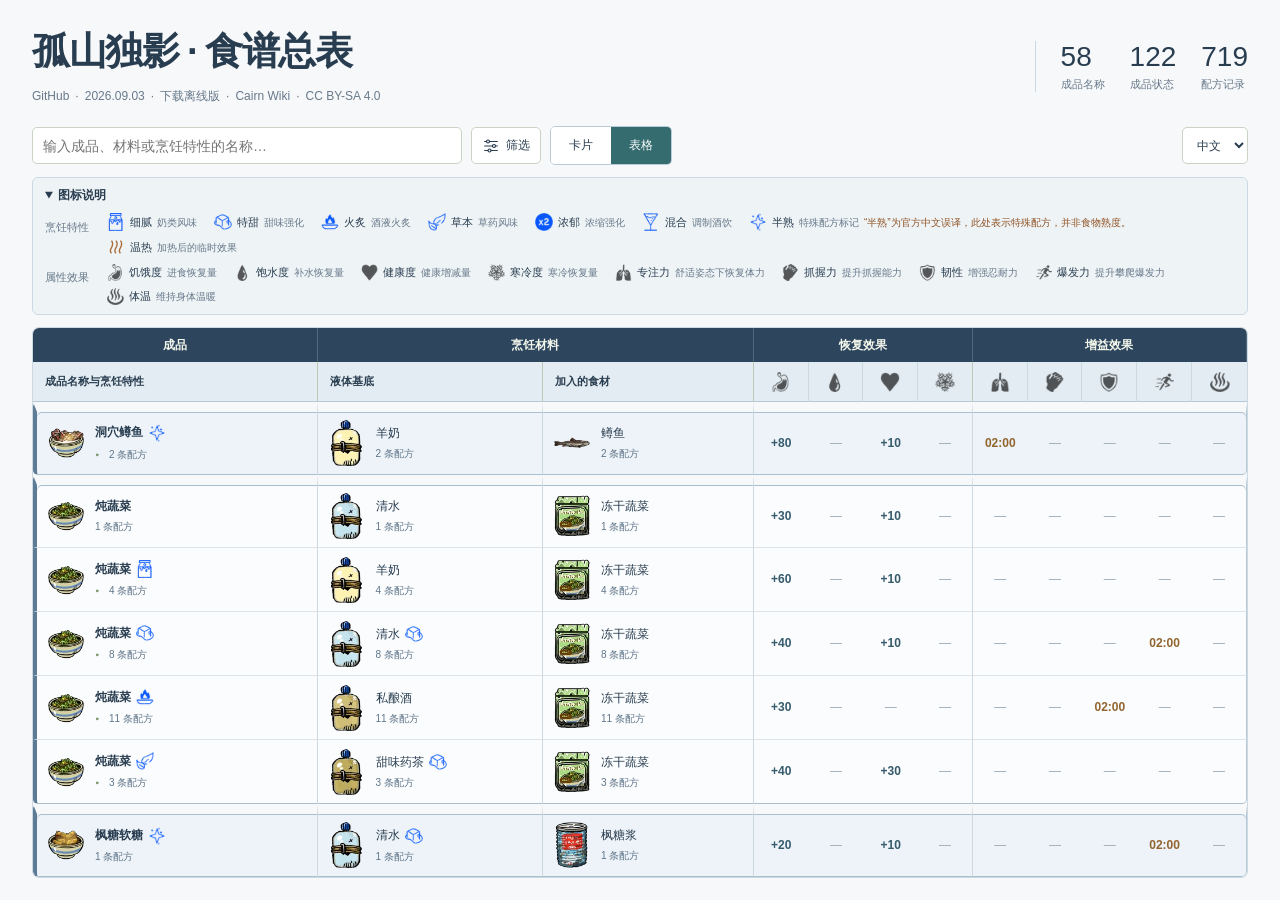
<file: index.html>
<!doctype html><html lang="zh-CN"><head><meta charset="utf-8"><meta name="viewport" content="width=device-width,initial-scale=1"><meta name="description" content="Cairn bilingual recipe cookbook"><title>孤山独影 · 食谱总表</title><link rel="stylesheet" href="assets/css/cookbook.css"></head><body><main>
<header><div class="title-block"><h1 data-i18n="title">孤山独影 · 食谱总表</h1><div class="eyebrow"><a href="https://github.com/rainbowcoke/cairn-cookbook" target="_blank" rel="noreferrer">GitHub</a><span>·</span><span>2026.09.03</span><span>·</span><a href="offline/cairn-cookbook-offline.html" download data-i18n="offline"></a><span>·</span><a href="https://cairn.wiki.gg/wiki/Consumables" target="_blank" rel="noreferrer">Cairn Wiki</a><span>·</span><a href="https://creativecommons.org/licenses/by-sa/4.0/" target="_blank" rel="noreferrer">CC BY-SA 4.0</a></div></div><div class="summary"><div><b>58</b><span data-i18n="products"></span></div><div><b>122</b><span data-i18n="variants"></span></div><div><b>719</b><span data-i18n="recipes"></span></div></div></header>
<div class="toolbar"><input id="search" type="search"><div class="filter-panel" id="filters"><select id="category"></select><select id="modifier"></select><select id="buff"></select><label><input id="unique" type="checkbox" checked><span data-i18n="grouped"></span></label><label><input id="warm" type="checkbox"><span data-i18n="warm"></span></label><button id="reset" data-i18n="reset"></button></div><div class="mobile-controls"><button id="filter-toggle" aria-expanded="false" aria-controls="filters"><svg class="filter-icon" viewBox="0 0 24 24" fill="none" stroke="currentColor" stroke-width="1.6" aria-hidden="true"><path d="M3 6h18M3 12h18M3 18h18"/><circle cx="8" cy="6" r="2" fill="var(--paper)"/><circle cx="16" cy="12" r="2" fill="var(--paper)"/><circle cx="10" cy="18" r="2" fill="var(--paper)"/></svg><span id="filter-label"></span></button><div class="view-toggle"><button id="view-cards" data-i18n="cards" aria-pressed="true"></button><button id="view-table" data-i18n="tableView" aria-pressed="false"></button></div></div><select id="language"><option value="zh">中文</option><option value="en">英文</option></select></div>
<details class="legend" open><summary data-i18n="legend"></summary><div class="legend-content"><div class="legend-row"><span class="legend-label" data-i18n="characteristics"></span><div class="legend-items" id="modifier-legend"></div></div><div class="legend-row"><span class="legend-label" data-i18n="effects"></span><div class="legend-items" id="stat-legend"></div></div></div></details>
<div class="table-frame" tabindex="0"><table><colgroup><col class="result"><col class="base"><col class="ingredient"><col span="9" class="metric"></colgroup><thead><tr><th scope="colgroup" data-i18n="consumable"></th><th colspan="2" scope="colgroup" data-i18n="ingredients"></th><th colspan="4" scope="colgroup" data-i18n="needs"></th><th colspan="5" scope="colgroup" data-i18n="buffs"></th></tr><tr><th scope="col" class="name-head" data-i18n="name"></th><th scope="col" class="name-head" data-i18n="base"></th><th scope="col" class="name-head" data-i18n="ingredient"></th><th scope="col" data-field="Hunger"><img class="stat-icon" src="assets/images/stats/UI_ICON_Hunger.w24.f7fc2eab.webp" srcset="assets/images/stats/UI_ICON_Hunger.w24.f7fc2eab.webp 24w, assets/images/stats/UI_ICON_Hunger.w48.53044a5b.webp 48w, assets/images/stats/UI_ICON_Hunger.w72.ae3751f9.webp 72w" sizes="20px" alt="" aria-hidden="true"></th><th scope="col" data-field="Thirst"><img class="stat-icon" src="assets/images/stats/UI_ICON_Thirst.w24.3ad54a56.webp" srcset="assets/images/stats/UI_ICON_Thirst.w24.3ad54a56.webp 24w, assets/images/stats/UI_ICON_Thirst.w48.6b1f3364.webp 48w, assets/images/stats/UI_ICON_Thirst.w72.57d70ad7.webp 72w" sizes="20px" alt="" aria-hidden="true"></th><th scope="col" data-field="Health"><img class="stat-icon" src="assets/images/stats/UI_ICON_Health.w24.fe39f04e.webp" srcset="assets/images/stats/UI_ICON_Health.w24.fe39f04e.webp 24w, assets/images/stats/UI_ICON_Health.w48.95592142.webp 48w, assets/images/stats/UI_ICON_Health.w72.cc753ee3.webp 72w" sizes="20px" alt="" aria-hidden="true"></th><th scope="col" data-field="Cold"><img class="stat-icon" src="assets/images/stats/UI_ICON_Cold.w24.f3f896ac.webp" srcset="assets/images/stats/UI_ICON_Cold.w24.f3f896ac.webp 24w, assets/images/stats/UI_ICON_Cold.w48.0693633d.webp 48w, assets/images/stats/UI_ICON_Cold.w72.716ec49f.webp 72w" sizes="20px" alt="" aria-hidden="true"></th><th scope="col" data-field="Focus"><img class="stat-icon" src="assets/images/stats/UI_ICON_Focus.w24.7d828f2c.webp" srcset="assets/images/stats/UI_ICON_Focus.w24.7d828f2c.webp 24w, assets/images/stats/UI_ICON_Focus.w48.f2942243.webp 48w, assets/images/stats/UI_ICON_Focus.w72.99b44b35.webp 72w" sizes="20px" alt="" aria-hidden="true"></th><th scope="col" data-field="Grip"><img class="stat-icon" src="assets/images/stats/UI_ICON_Grip.w24.68e644df.webp" srcset="assets/images/stats/UI_ICON_Grip.w24.68e644df.webp 24w, assets/images/stats/UI_ICON_Grip.w48.fd5ed052.webp 48w, assets/images/stats/UI_ICON_Grip.w72.815a9f7e.webp 72w" sizes="20px" alt="" aria-hidden="true"></th><th scope="col" data-field="Grit"><img class="stat-icon" src="assets/images/stats/UI_ICON_Grit.w24.a08c0eb9.webp" srcset="assets/images/stats/UI_ICON_Grit.w24.a08c0eb9.webp 24w, assets/images/stats/UI_ICON_Grit.w48.481df1be.webp 48w, assets/images/stats/UI_ICON_Grit.w72.51069269.webp 72w" sizes="20px" alt="" aria-hidden="true"></th><th scope="col" data-field="Burst"><img class="stat-icon" src="assets/images/stats/UI_ICON_Burst.w24.d3d2ecf7.webp" srcset="assets/images/stats/UI_ICON_Burst.w24.d3d2ecf7.webp 24w, assets/images/stats/UI_ICON_Burst.w48.1d62353f.webp 48w, assets/images/stats/UI_ICON_Burst.w72.6bdf33ca.webp 72w" sizes="20px" alt="" aria-hidden="true"></th><th scope="col" data-field="Temp"><img class="stat-icon" src="assets/images/stats/UI_ICON_Temperature.w24.09d51891.webp" srcset="assets/images/stats/UI_ICON_Temperature.w24.09d51891.webp 24w, assets/images/stats/UI_ICON_Temperature.w48.5c184ae0.webp 48w, assets/images/stats/UI_ICON_Temperature.w72.e1649468.webp 72w" sizes="20px" alt="" aria-hidden="true"></th></tr></thead><tbody id="body"></tbody></table><div id="empty" class="empty" data-i18n="empty" hidden></div></div>
<section class="cards" id="cards"></section><div class="icon-hint" id="icon-hint" hidden><span id="icon-hint-text" role="status"></span><button id="close-hint">×</button></div></main><script type="module" src="assets/js/app.js"></script></body></html>
</file>
<file: assets/css/cookbook.css>
:root{color-scheme:light;--ink:#263f37;--muted:#69756b;--line:#dbe1d4;--paper:#faf9f3;--green:#386750}*{box-sizing:border-box}body{margin:0;background:var(--paper);color:var(--ink);font:14px Inter,"Segoe UI","Microsoft YaHei",sans-serif}main{max-width:1760px;height:100dvh;min-height:650px;margin:auto;padding:26px 32px 22px;display:flex;flex-direction:column}a{color:inherit;text-decoration:none}a:hover{text-decoration:underline}header{display:flex;align-items:center;justify-content:space-between;gap:24px;flex:none}.title-block{min-width:0}h1{font-size:38px;letter-spacing:-1.5px;margin:0 0 10px;font-weight:600}html[lang=en] h1{font-size:clamp(26px,2.5vw,38px);letter-spacing:-.04em}.eyebrow{display:flex;align-items:center;flex-wrap:wrap;gap:6px;font-size:12px;line-height:1.6;font-weight:400;color:var(--muted)}.eyebrow a{font:inherit}.summary{display:flex;gap:25px;border-left:1px solid var(--line);padding-left:25px;white-space:nowrap;flex-shrink:0}.summary b{display:block;font-size:28px;font-weight:500;font-variant-numeric:tabular-nums}.summary span{display:block;color:var(--muted);font-size:11px;margin-top:4px}.toolbar{display:flex;align-items:center;gap:9px;flex-wrap:wrap;margin:20px 0 12px;flex:none}input[type=search],select,button{height:37px;border:1px solid #cad3c4;border-radius:5px;background:white;color:var(--ink);font:inherit;padding:0 10px}input[type=search]{flex:1;min-width:200px;max-width:330px}select{font-size:12px}button{cursor:pointer}button:hover{background:#edf1e7}label{display:flex;align-items:center;gap:5px;font-size:12px;white-space:nowrap}input[type=checkbox]{accent-color:var(--green)}#language{margin-left:auto}button:focus-visible,a:focus-visible,select:focus-visible,input:focus-visible,summary:focus-visible,.table-frame:focus-visible{outline:2px solid #698553;outline-offset:2px}.legend{flex:none;margin-bottom:12px;border:1px solid var(--line);border-radius:6px;padding:9px 12px;background:#f1f4eb}.legend summary{cursor:pointer;font-size:12px;font-weight:600;width:fit-content}.legend-content{padding-top:9px}.legend-row{display:flex;align-items:baseline;gap:12px;margin-bottom:8px}.legend-row:last-child{margin-bottom:0}.legend-label{font-size:11px;min-width:50px;color:var(--muted)}.legend-items{display:flex;flex-wrap:wrap;gap:7px 17px}.legend-entry{display:inline-flex;align-items:center;gap:5px;font-size:11px;line-height:1.5}.legend-entry small{font-size:10px;color:var(--muted)}.legend-note{margin:7px 0 0;font-size:10px;color:var(--muted)}.mod-icon{width:18px;height:18px;object-fit:contain;vertical-align:middle;flex:none}.stat-icon{width:20px;height:20px;object-fit:contain;filter:brightness(0) opacity(.65);vertical-align:middle}.mod-warm{color:#ab6c38}.legend-entry .stat-icon{width:17px;height:17px}.table-frame{flex:1;min-height:240px;overflow:auto;border:1px solid var(--line);border-radius:7px;background:white;scrollbar-color:#acbba9 #edf0e8}table{border-collapse:separate;border-spacing:0;width:100%;min-width:1152px;table-layout:fixed}col.result{width:270px}col.base{width:214px}col.ingredient{width:200px}col.metric{width:52px}th{text-align:center;font-weight:600}thead tr:first-child th{height:34px;position:sticky;top:0;z-index:3;background:#293f36;color:#f2f5ea;font-size:12px;border-right:1px solid #496050}thead tr:nth-child(2) th{height:40px;position:sticky;top:34px;z-index:3;background:#e7ecdf;color:#3b5745;font-size:11px;border-bottom:1px solid #cbd6c1}.name-head{text-align:left;padding-left:12px}td{height:64px;padding:8px 10px;border-bottom:1px solid #e8ecdf;background:#fff;font-size:12px;vertical-align:middle;line-height:1.4}td:first-child,td:nth-child(3),td:nth-child(7){border-right:1px solid var(--line)}tr.alt td{background:#f5f7ef}tr.group-start td{border-top:1px solid #c7d1bf}tr:hover td{background:#eef3e7}.item-cell{display:flex;align-items:center;gap:10px;min-width:0}.item-image{width:38px;height:46px;object-fit:contain;flex:none}.item-copy{min-width:0;flex:1}.name-line{display:flex;align-items:center;gap:5px;min-width:0}.item-name{overflow-wrap:anywhere}.result-name{font-weight:600}.modifier{display:inline-flex;align-items:center;gap:3px;flex:none}.group-meta{display:flex;align-items:center;gap:6px;margin-top:5px;font-size:10px;color:#76816e}.result-toggle{display:inline-flex;align-items:center;gap:4px;height:auto;padding:1px 0;border:0;background:0;font-size:10px;color:inherit;text-align:left}.result-toggle:hover{background:0;color:var(--green);text-decoration:underline}.chevron{width:10px;color:#648355;display:inline-block;transition:transform .15s}.result-toggle[aria-expanded=true] .chevron{transform:rotate(90deg)}.group-summary[data-group]{cursor:pointer}.group-summary.is-open td{background:#eaf0e0}.recipe-detail td{background:#f8faf4}.recipe-detail .detail-label{font-size:10px;color:#7f8b77;margin-top:3px}.matching{color:#587c45}.num{text-align:center;font-variant-numeric:tabular-nums;color:#376448;font-weight:550}.num.buff{color:#886121}.num.negative{color:#a04a38}.num.zero{color:#b5bcb0;font-weight:400}.num.unknown{color:#aa671e}.flag{font-size:9px;color:#a26729}.empty{padding:40px;text-align:center;color:var(--muted)}@media(max-width:1100px){header{flex-wrap:wrap}.summary{border-left:0;padding-left:0;gap:20px}main{padding:20px 16px;height:auto;min-height:100dvh}.table-frame{height:62vh;flex:auto}}@media(max-width:700px){h1{font-size:30px}.summary b{font-size:22px}.toolbar{gap:7px}.legend-row{display:block}.legend-label{display:block;margin-bottom:6px}.legend-entry small{display:none}#language{margin-left:0}}@media print{main{display:block;height:auto;padding:0}.toolbar{display:none}.table-frame{overflow:visible;height:auto;min-height:0;border:0}table{min-width:0}thead tr th{position:static !important}header{margin-bottom:16px}.legend{break-inside:avoid}.legend-content{display:block !important}.legend-entry small{display:none}td{font-size:8px;padding:3px;height:40px}.item-image{width:26px;height:32px}.mod-icon{width:12px;height:12px}.group-meta{display:none}tr{break-inside:avoid}@page{size:A3 landscape;margin:12mm}}thead tr:nth-child(2) th{border-right:1px solid var(--line)}thead tr:nth-child(2) th:is(:first-child,:nth-child(2),:nth-child(3),:nth-child(7)){border-right-color:#bdc9b5}thead tr:nth-child(2) th:last-child{border-right:0}td:nth-child(2){border-right:1px solid var(--line)}.filter-panel{display:contents}.mobile-controls{display:none}.cards{display:none}.rare-note{color:#925526;font-size:10px}.legend-entry:has(.rare-note){flex-wrap:wrap}.legend-entry .rare-note{max-width:340px}.modifier[role=button]{cursor:help}.modifier:focus-visible{outline:2px solid #698553;outline-offset:3px}.icon-hint{position:fixed;bottom:20px;left:50%;transform:translateX(-50%);z-index:20;max-width:calc(100vw - 24px);width:max-content;background:#293f36;color:white;padding:12px 14px;border-radius:8px;box-shadow:0 4px 20px #0002;display:flex;align-items:center;gap:14px;font-size:13px}.icon-hint[hidden]{display:none}.icon-hint button{flex:none;background:transparent;color:white;border-color:#768b7f;width:32px;height:32px;padding:0}@media(max-width:768px){main{display:block;padding:20px 12px;min-height:100dvh;height:auto}header{display:block}h1{font-size:28px;letter-spacing:-1px;margin-bottom:8px}html[lang=en] h1{font-size:26px}.eyebrow{font-size:10px;gap:4px}.summary{display:grid;grid-template-columns:repeat(4,1fr);gap:0;padding:16px 0 0}.summary>div{padding-left:12px;border-left:1px solid var(--line)}.summary>div:first-child{padding-left:0;border-left:0}.summary b{font-size:23px}.summary span{font-size:10px}.toolbar{display:grid;grid-template-columns:auto 1fr auto;gap:10px;margin:18px 0 12px}input[type=search]{grid-column:1/-1;min-width:0;width:100%;max-width:none;font-size:16px;height:44px}.mobile-controls{display:contents}#filter-toggle{grid-column:1;height:42px;font-size:13px;min-width:68px}.view-toggle{grid-column:2;justify-self:center;display:flex;border:1px solid #cad3c4;border-radius:5px;overflow:hidden}.view-toggle button{height:40px;font-size:13px;border:0;border-radius:0;min-width:54px}.view-toggle button[aria-pressed=true]{background:var(--green);color:white}#language{grid-column:3;margin:0;height:42px;min-width:66px;max-width:84px}.filter-panel{display:none;grid-column:1/-1;grid-row:3;background:#f1f4eb;padding:12px;border:1px solid var(--line);border-radius:6px;gap:10px}.filter-panel.is-open{display:grid;grid-template-columns:1fr}.filter-panel select{width:100%;height:44px;font-size:16px}.filter-panel label{min-height:36px;white-space:normal;font-size:13px;line-height:1.6}.filter-panel input[type=checkbox]{width:18px;height:18px}.filter-panel button{height:42px}.legend{padding:9px 10px}.legend summary{font-size:12px;padding:3px 0}.legend-row{display:block}.legend-label{display:block;margin-bottom:8px}.legend-entry small{display:inline}.legend-items{gap:10px 15px}.legend-entry .rare-note{display:block;flex-basis:100%;max-width:none}.legend-note{line-height:1.8}.legend-entry{font-size:12px}.table-frame{height:65vh;min-height:240px}.table-frame table{min-width:1062px}.table-frame col.result{width:180px}.table-frame td:first-child{position:sticky;left:0;z-index:1;border-right:1px solid #bdc9b5;box-shadow:2px 0 3px #263f3710}.table-frame thead tr th:first-child{left:0;z-index:5}.table-frame thead tr:first-child th:first-child{z-index:6}}@media print{.mobile-controls,.cards,.icon-hint{display:none !important}body.card-view .table-frame{display:block}.table-frame td:first-child{position:static;box-shadow:none}}body.card-view .table-frame{display:none}body.card-view .cards{display:block}.recipe-card{border:1px solid #cdd6c3;border-radius:10px;background:#fdfdf9;margin-bottom:12px;padding:12px;overflow:hidden}.card-title{display:flex;align-items:center;gap:12px;margin-bottom:12px}.card-title .item-image{width:46px;height:56px}.card-title .name-line{font-size:17px;font-weight:600;line-height:1.4}.card-title .mod-icon{width:21px;height:21px}.card-ingredients{display:flex;align-items:center;gap:8px;margin:0 0 12px}.card-ingredient{display:flex;align-items:center;gap:6px;min-width:0;flex:1;font-size:13px}.card-ingredient .item-image{width:27px;height:34px}.card-ingredient .name-line{gap:3px;flex-wrap:wrap}.card-ingredient .item-copy{min-width:0}.ingredient-plus{font-size:16px;color:var(--muted);flex:none}.card-stats{display:grid;grid-template-columns:repeat(3,minmax(0,1fr));border:1px solid #cdd6c3;border-radius:7px;overflow:hidden;margin-bottom:10px}.card-stat{display:flex;align-items:center;justify-content:center;gap:10px;height:40px;border:0;border-radius:0;border-right:1px solid var(--line);border-bottom:1px solid var(--line);background:0;padding:4px;font-size:14px;min-width:0}.card-stat:nth-child(3n){border-right:0}.card-stat:nth-last-child(-n+3){border-bottom:0}.card-stat .stat-icon{width:21px;height:21px}.card-stat .zero{color:#a8b19f}.card-meta{background:#f1f4eb;border:1px solid var(--line);border-radius:5px;padding:0 8px;font-size:12px;color:var(--ink);min-height:40px;display:flex;align-items:center;gap:6px}.card-meta .result-toggle{font-size:13px;min-height:40px;flex:1;gap:5px}.card-meta .matching{font-size:10px}.card-alternatives{background:#f1f4eb;border:1px solid var(--line);border-radius:6px;margin-top:8px}.card-alternative{padding:12px 8px;border-bottom:1px solid var(--line)}.card-alternative:last-child{border-bottom:0}.card-alternative .detail-label{font-size:11px;color:var(--muted);margin-bottom:8px}.card-alternative .card-ingredients{margin:0}.cards-empty{padding:30px 10px;text-align:center;color:var(--muted);font-size:13px}.card-stat:focus-visible{outline-offset:-3px}:root{--ink:#293d50;--muted:#68798a;--line:#cdd9e2;--paper:#f6f8fa;--green:#356c70;--family-a:#edf3f8;--family-b:#fafcfd;--rail:#5d7b94;--detail-line:#6e999d}.legend{background:#eef3f6}.table-frame{background:var(--paper);scrollbar-color:#a4b8c8 #eef3f6}thead tr:first-child th{background:#2d465e;border-right-color:#52697b}thead tr:nth-child(2) th{background:#e3ecf2;color:var(--ink);border-bottom-color:#b6c8d6}td{border-bottom-color:#dbe4eb}.group-meta{color:#607589}.num{color:#365b6c}.num.zero{color:#9baab5}.num.buff{color:#92652f}.result-name{color:#293d50}tr.family-a{--group-bg:var(--family-a)}tr.family-b{--group-bg:var(--family-b)}tbody tr td{background:var(--group-bg,#fff)}tbody tr.group-start td{border-top:0}tbody tr td:first-child{border-left:4px solid var(--rail)}tbody tr td:last-child{border-right:1px solid #b7c9d7}tbody tr:hover td{background:#e4eef4}tbody tr.family-start td{border-top:10px solid var(--paper);box-shadow:inset 0 1px #aabfce;background-clip:padding-box}tbody tr.family-start td:first-child{border-top-left-radius:5px}tbody tr.family-start td:last-child{border-top-right-radius:5px}tbody tr.family-end td{border-bottom:1px solid #aabfce}tbody tr.family-end td:first-child{border-bottom-left-radius:5px}tbody tr.family-end td:last-child{border-bottom-right-radius:5px}tbody tr.group-summary.is-open td{background:#dcebed;border-top:1px solid var(--detail-line);border-bottom:1px solid var(--detail-line)}tbody tr.group-summary.is-open.family-start td{border-top:10px solid var(--paper);box-shadow:inset 0 1px var(--detail-line)}tbody tr.recipe-detail td{background:#fbfdfd;border-bottom-color:#e3ecee;color:#6b818b;height:51px}tbody tr.recipe-detail:hover td{background:#f0f6f7}tbody tr.recipe-detail td:first-child{border-left:14px solid var(--group-bg);box-shadow:inset 2px 0 var(--detail-line);padding-left:22px}tbody tr.recipe-detail td:last-child{border-right:2px solid var(--detail-line)}tbody tr.detail-start td{border-top:1px solid var(--detail-line)}tbody tr.detail-end td{border-bottom:2px solid var(--detail-line)}.detail-result .detail-label{font-size:11px;color:#4b707b}.detail-result .matching{display:block;font-size:10px;margin:4px 0 0 17px}.mobile-controls{display:contents}.view-toggle{display:flex;border:1px solid #b8cbd7;border-radius:5px;overflow:hidden;flex:none}.view-toggle button{border:0;border-radius:0;min-width:60px;height:37px;font-size:12px}.view-toggle button[aria-pressed=true]{background:var(--green);color:white}#filter-toggle{display:inline-flex;align-items:center;justify-content:center;gap:6px;font-size:12px}.filter-icon{width:18px;height:18px;flex:none}.filter-panel{display:none;order:5;width:100%;gap:10px;align-items:center;flex-wrap:wrap;background:#eef3f6;border:1px solid var(--line);padding:10px;border-radius:6px}.filter-panel.is-open{display:flex}#language{margin-left:auto}.toolbar input[type=search]{max-width:430px}.cards{min-height:0}body.card-view .cards{display:grid;grid-template-columns:repeat(3,minmax(0,1fr));grid-auto-rows:max-content;gap:16px;overflow:auto;flex:1;align-items:start;padding:2px 4px 14px 0;scrollbar-color:#a4b8c8 #eef3f6}.recipe-card{border-color:#b4c8d7;background:#fff;margin:0;padding:14px;border-radius:8px;min-width:0}.recipe-card.is-open{border-color:#6c969d;box-shadow:0 0 0 1px #6c969d33}.card-title{display:grid;grid-template-columns:54px minmax(0,1fr);gap:12px;margin-bottom:14px;min-height:72px}.card-title>.item-image{width:54px;height:72px;object-fit:contain}.card-heading{min-width:0}.card-heading>.name-line{font-size:17px;line-height:1.45;font-weight:600;margin-bottom:8px}.card-title .card-ingredients{margin:0}.card-title .card-ingredients .name-line{font-size:12px;font-weight:400;line-height:1.4}.card-ingredient{font-size:12px;gap:4px}.card-ingredient .item-image{width:22px;height:28px}.card-ingredients{gap:5px}.card-stats{border-color:#b9ccda}.card-stat{display:grid;grid-template-columns:24px 5ch;align-items:center;justify-content:center;gap:10px;height:42px;padding:4px 6px;font-size:14px}.card-stat>.stat-icon{justify-self:center}.card-stat>.num{text-align:right;justify-self:stretch;font-variant-numeric:tabular-nums}.card-meta{background:#edf4f5;border-color:#cadcdf}.card-alternatives{background:#f2f7f8;border-color:#8daeb6}.card-alternative{display:grid;grid-template-columns:52px minmax(0,1fr);align-items:center;gap:8px;padding:12px 8px}.card-alternative .detail-label{margin:0;font-size:11px;color:#496473}.card-alternative .card-ingredients{margin:0}.card-alternative .card-ingredient{font-size:12px}.card-alternative .mod-icon{width:16px;height:16px}.cards-empty{grid-column:1/-1}@media(min-width:769px) and (max-width:1350px){body.card-view .cards{grid-template-columns:repeat(2,minmax(0,1fr))}}@media(min-width:769px) and (max-width:1100px){body.card-view .cards{max-height:70vh}}@media(max-width:768px){header{text-align:center}.eyebrow{justify-content:center}.summary{text-align:center}.summary>div,.summary>div:first-child{padding-left:0}.toolbar input[type=search]{max-width:none}.filter-panel{order:initial;width:auto;align-items:stretch}.filter-panel.is-open{display:grid}#filter-toggle{height:42px;font-size:13px;min-width:76px}.view-toggle button{height:40px;min-width:50px}.toolbar{column-gap:8px}#language{margin-left:0}body.card-view .cards{grid-template-columns:minmax(0,1fr);gap:12px;overflow:visible;padding:0}.recipe-card{padding:12px}.card-title{grid-template-columns:48px minmax(0,1fr);gap:10px}.card-title>.item-image{width:48px;height:68px}.card-heading>.name-line{font-size:16px}.card-stat{grid-template-columns:22px 4.7ch;gap:6px;padding:4px;font-size:14px}.card-alternative{grid-template-columns:44px minmax(0,1fr);gap:5px;padding:10px 6px}.card-alternative .detail-label{font-size:10px}.card-alternative .card-ingredient{font-size:11px;gap:3px}.card-alternative .item-image{width:20px;height:26px}.card-alternative .ingredient-plus{font-size:13px}.card-title .mod-icon{width:18px;height:18px}}@media print{.mobile-controls,.cards,.icon-hint{display:none !important}body.card-view .table-frame{display:block}.table-frame td:first-child{position:static;box-shadow:none}tbody tr.family-start td{border-top-width:6px}.toolbar{display:none !important}}
</file>
